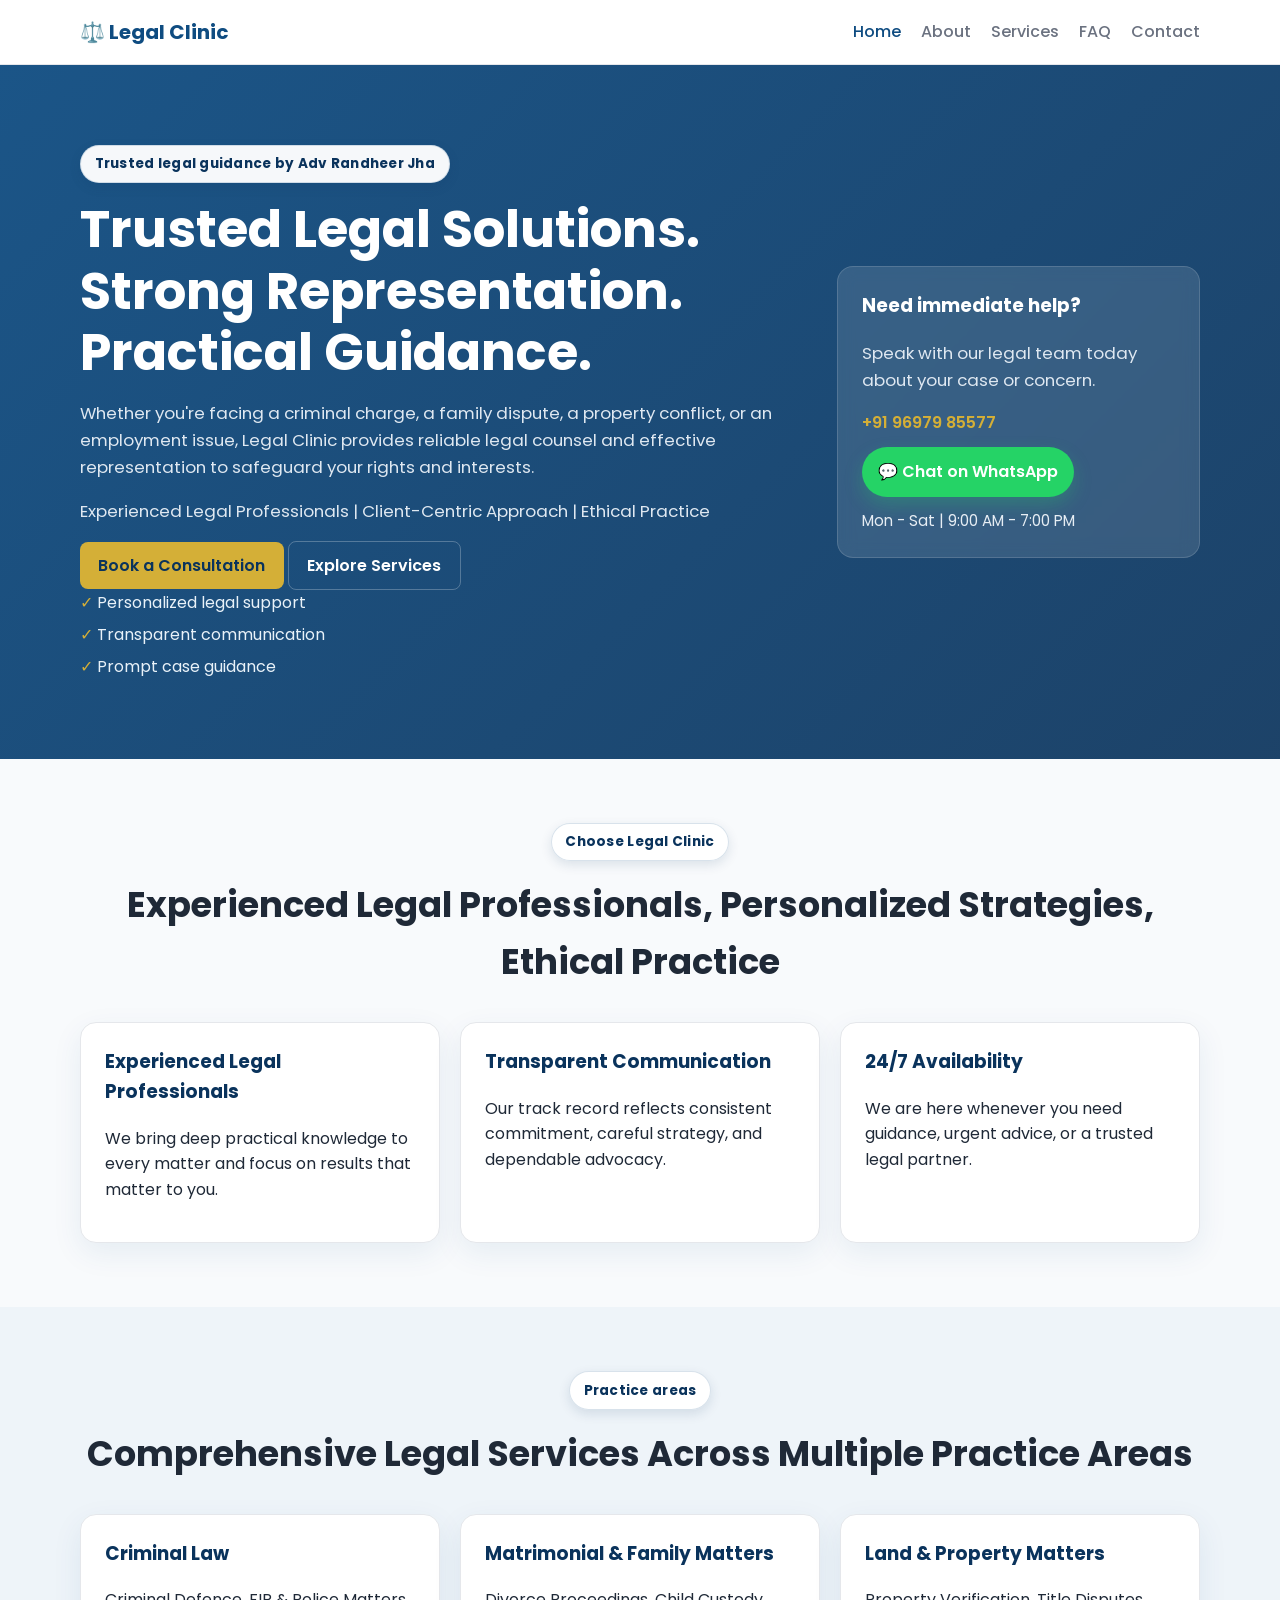
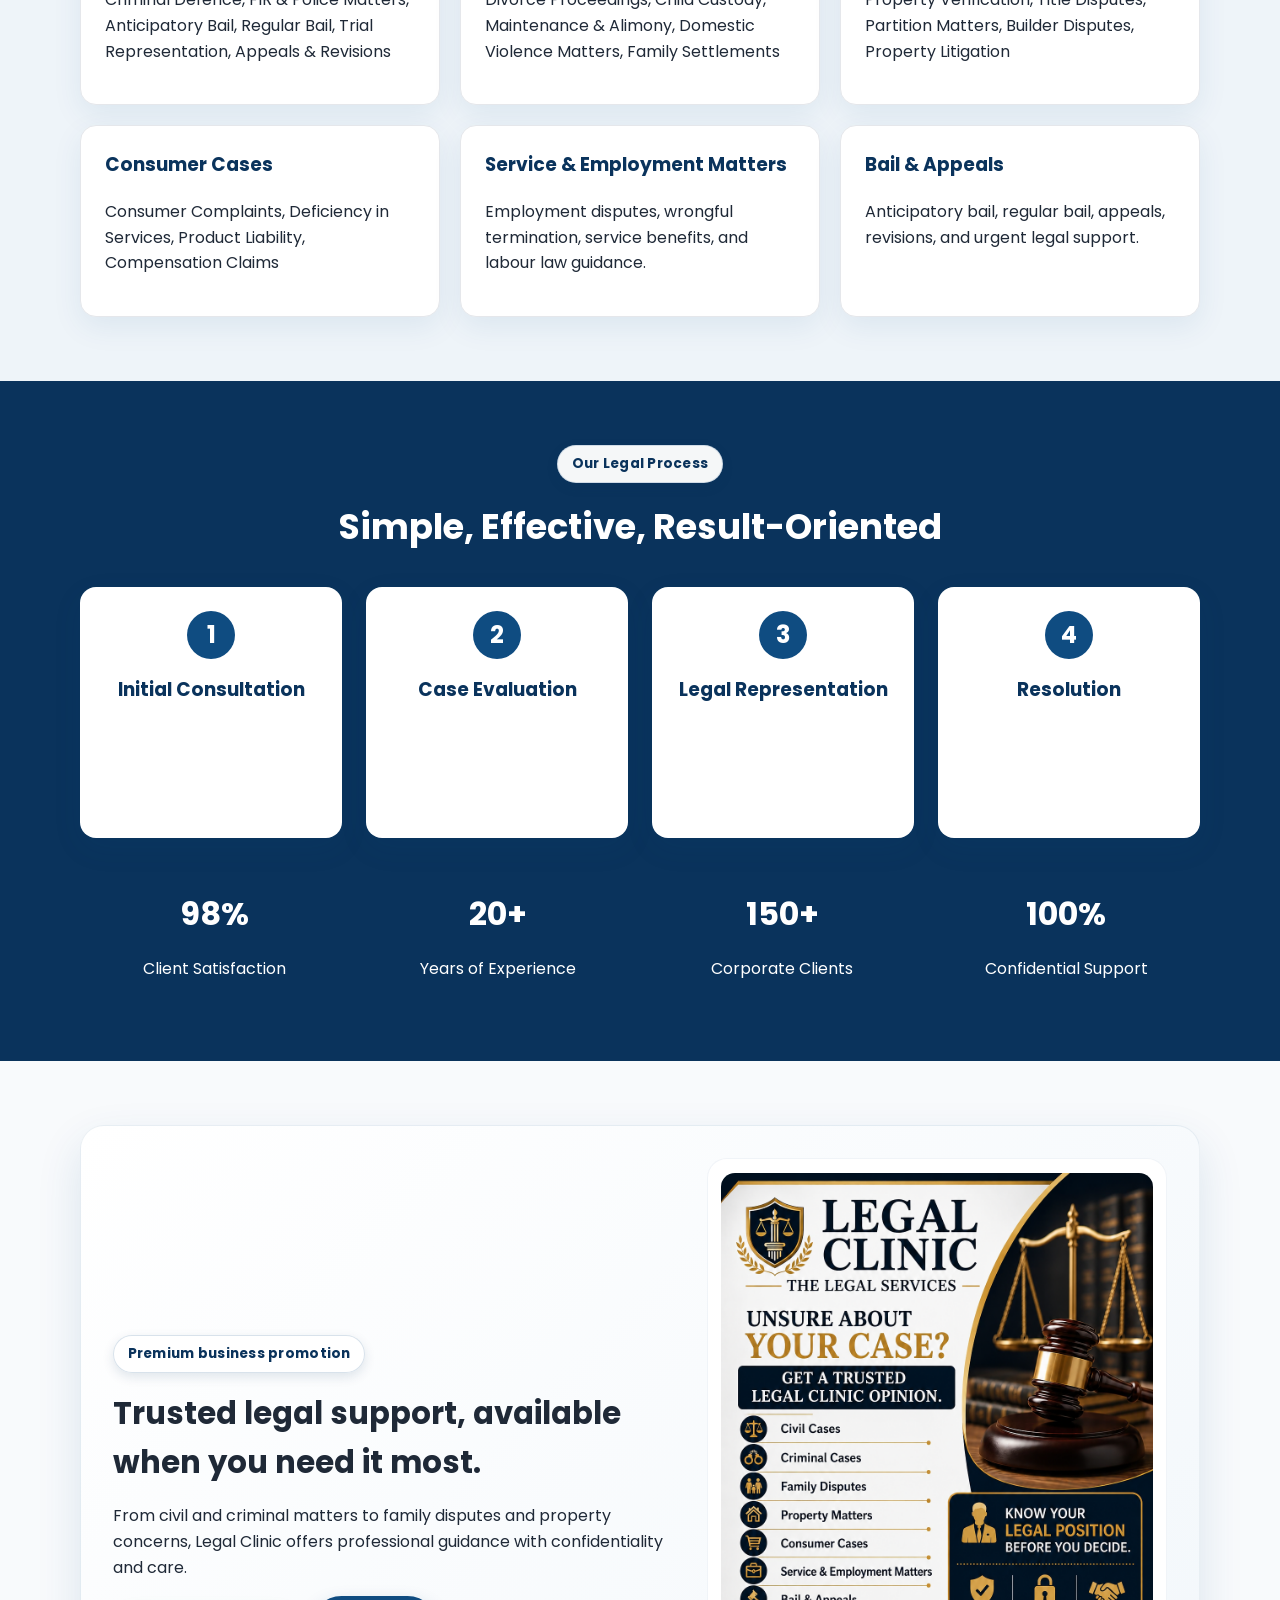
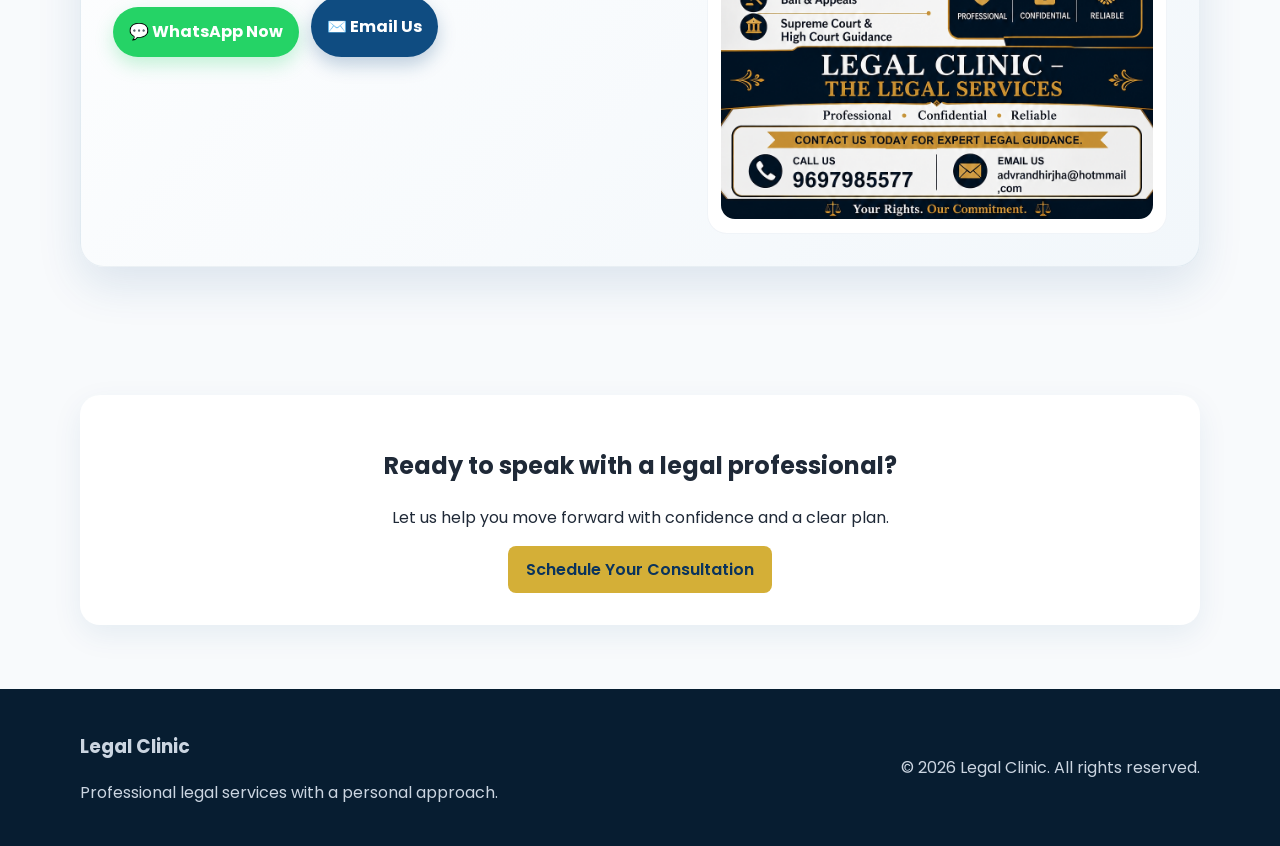
<file: index.html>
<!DOCTYPE html>
<html lang="en">
<head>
    <meta charset="UTF-8">
    <meta name="viewport" content="width=device-width, initial-scale=1.0">
    <meta name="description" content="Legal Clinic provides trusted legal guidance for individuals and businesses.">
    <title>Legal Clinic | Trusted Legal Services</title>
    <link rel="stylesheet" href="css/style.css">
    <link href="https://fonts.googleapis.com/css2?family=Poppins:wght@300;400;500;600;700&display=swap" rel="stylesheet">
</head>
<body>
    <header class="site-header">
        <div class="container header-inner">
            <a href="index.html" class="logo">⚖️ Legal Clinic</a>
            <button class="mobile-nav-toggle" aria-label="Toggle navigation">
                <span></span>
                <span></span>
                <span></span>
            </button>
            <nav class="nav-links">
                <a href="index.html" class="active">Home</a>
                <a href="about.html">About</a>
                <a href="services.html">Services</a>
                <a href="faq.html">FAQ</a>
                <a href="contact.html">Contact</a>
            </nav>
        </div>
    </header>

    <main>
        <section class="hero">
            <div class="container hero-grid">
                <div class="hero-content">
                    <span class="badge">Trusted legal guidance by Adv Randheer Jha</span>
                    <h1>Trusted Legal Solutions. Strong Representation. Practical Guidance.</h1>
                    <p>Whether you're facing a criminal charge, a family dispute, a property conflict, or an employment issue, Legal Clinic provides reliable legal counsel and effective representation to safeguard your rights and interests.</p>
                    <p class="subheading">Experienced Legal Professionals | Client-Centric Approach | Ethical Practice</p>
                    <div class="hero-actions">
                        <a href="contact.html" class="btn btn-primary">Book a Consultation</a>
                        <a href="services.html" class="btn btn-secondary">Explore Services</a>
                    </div>
                    <ul class="hero-points">
                        <li>Personalized legal support</li>
                        <li>Transparent communication</li>
                        <li>Prompt case guidance</li>
                    </ul>
                </div>

                <div class="hero-card">
                    <h3>Need immediate help?</h3>
                    <p>Speak with our legal team today about your case or concern.</p>
                    <a href="tel:+919697985577">+91 96979 85577</a>
                    <a href="https://wa.me/919697985577?text=Hello%20Legal%20Clinic%2C%20I%20would%20like%20to%20discuss%20my%20legal%20matter." class="whatsapp-btn" target="_blank" rel="noopener noreferrer">💬 Chat on WhatsApp</a>
                    <div class="availability">Mon - Sat | 9:00 AM - 7:00 PM</div>
                </div>
            </div>
        </section>

        <section class="section">
            <div class="container">
                <div class="section-heading">
                    <span class="badge">Choose Legal Clinic</span>
                    <h2>Experienced Legal Professionals, Personalized Strategies, Ethical Practice</h2>
                </div>
                <div class="cards">
                    <div class="card">
                        <h3>Experienced Legal Professionals</h3>
                        <p>We bring deep practical knowledge to every matter and focus on results that matter to you.</p>
                    </div>
                    <div class="card">
                        <h3>Transparent Communication</h3>
                        <p>Our track record reflects consistent commitment, careful strategy, and dependable advocacy.</p>
                    </div>
                    <div class="card">
                        <h3>24/7 Availability</h3>
                        <p>We are here whenever you need guidance, urgent advice, or a trusted legal partner.</p>
                    </div>
                </div>
            </div>
        </section>

        <section class="section alt-section">
            <div class="container">
                <div class="section-heading">
                    <span class="badge">Practice areas</span>
                    <h2>Comprehensive Legal Services Across Multiple Practice Areas</h2>
                </div>
                <div class="cards">
                    <div class="card">
                        <h3>Criminal Law</h3>
                        <p>Criminal Defence, FIR & Police Matters, Anticipatory Bail, Regular Bail, Trial Representation, Appeals & Revisions</p>
                    </div>
                    <div class="card">
                        <h3>Matrimonial & Family Matters</h3>
                        <p>Divorce Proceedings, Child Custody, Maintenance & Alimony, Domestic Violence Matters, Family Settlements</p>
                    </div>
                    <div class="card">
                        <h3>Land & Property Matters</h3>
                        <p>Property Verification, Title Disputes, Partition Matters, Builder Disputes, Property Litigation</p>
                    </div>
                    <div class="card">
                        <h3>Consumer Cases</h3>
                        <p>Consumer Complaints, Deficiency in Services, Product Liability, Compensation Claims</p>
                    </div>
                    <div class="card">
                        <h3>Service & Employment Matters</h3>
                        <p>Employment disputes, wrongful termination, service benefits, and labour law guidance.</p>
                    </div>
                    <div class="card">
                        <h3>Bail & Appeals</h3>
                        <p>Anticipatory bail, regular bail, appeals, revisions, and urgent legal support.</p>
                    </div>
                </div>
            </div>
        </section>

        <section class="section stats-section">
            <div class="container">
                <div class="section-heading">
                    <span class="badge">Our Legal Process</span>
                    <h2>Simple, Effective, Result-Oriented</h2>
                </div>
                <div class="process-grid">
                    <div class="process-step">
                        <div class="step-number">1</div>
                        <h3>Initial Consultation</h3>
                        <p>Understand your legal issue and discuss available options.</p>
                    </div>
                    <div class="process-step">
                        <div class="step-number">2</div>
                        <h3>Case Evaluation</h3>
                        <p>Review documents and develop an effective legal strategy.</p>
                    </div>
                    <div class="process-step">
                        <div class="step-number">3</div>
                        <h3>Legal Representation</h3>
                        <p>Professional representation before appropriate legal forums.</p>
                    </div>
                    <div class="process-step">
                        <div class="step-number">4</div>
                        <h3>Resolution</h3>
                        <p>Work towards achieving the most favorable legal outcome.</p>
                    </div>
                </div>
                <div class="stats-grid" style="margin-top: 1.5rem;">
                    <div class="stat">
                        <h2>98%</h2>
                        <p>Client Satisfaction</p>
                    </div>
                    <div class="stat">
                        <h2>20+</h2>
                        <p>Years of Experience</p>
                    </div>
                    <div class="stat">
                        <h2>150+</h2>
                        <p>Corporate Clients</p>
                    </div>
                    <div class="stat">
                        <h2>100%</h2>
                        <p>Confidential Support</p>
                    </div>
                </div>
            </div>
        </section>

        <section class="section">
            <div class="container premium-flyer">
                <div class="premium-flyer-content">
                    <span class="badge">Premium business promotion</span>
                    <h2>Trusted legal support, available when you need it most.</h2>
                    <p>From civil and criminal matters to family disputes and property concerns, Legal Clinic offers professional guidance with confidentiality and care.</p>
                    <div class="flyer-actions">
                        <a href="https://wa.me/919697985577?text=Hello%20Legal%20Clinic%2C%20I%20would%20like%20to%20book%20a%20consultation." class="whatsapp-btn" target="_blank" rel="noopener noreferrer">💬 WhatsApp Now</a>
                        <a href="mailto:advrandhirjha@hotmail.com" class="email-btn">✉️ Email Us</a>
                    </div>
                </div>
                <div class="premium-flyer-visual">
                    <img src="Images/flyer.png" alt="Legal Clinic promotional flyer" loading="lazy">
                </div>
            </div>
        </section>

        <section class="section cta-section">
            <div class="container cta-box">
                <h2>Ready to speak with a legal professional?</h2>
                <p>Let us help you move forward with confidence and a clear plan.</p>
                <a href="contact.html" class="btn btn-primary">Schedule Your Consultation</a>
            </div>
        </section>
    </main>

    <footer class="site-footer">
        <div class="container footer-content">
            <div>
                <h3>Legal Clinic</h3>
                <p>Professional legal services with a personal approach.</p>
            </div>
            <p>© <span id="year"></span> Legal Clinic. All rights reserved.</p>
        </div>
    </footer>

    <script src="js/script.js"></script>
</body>
</html>
</file>
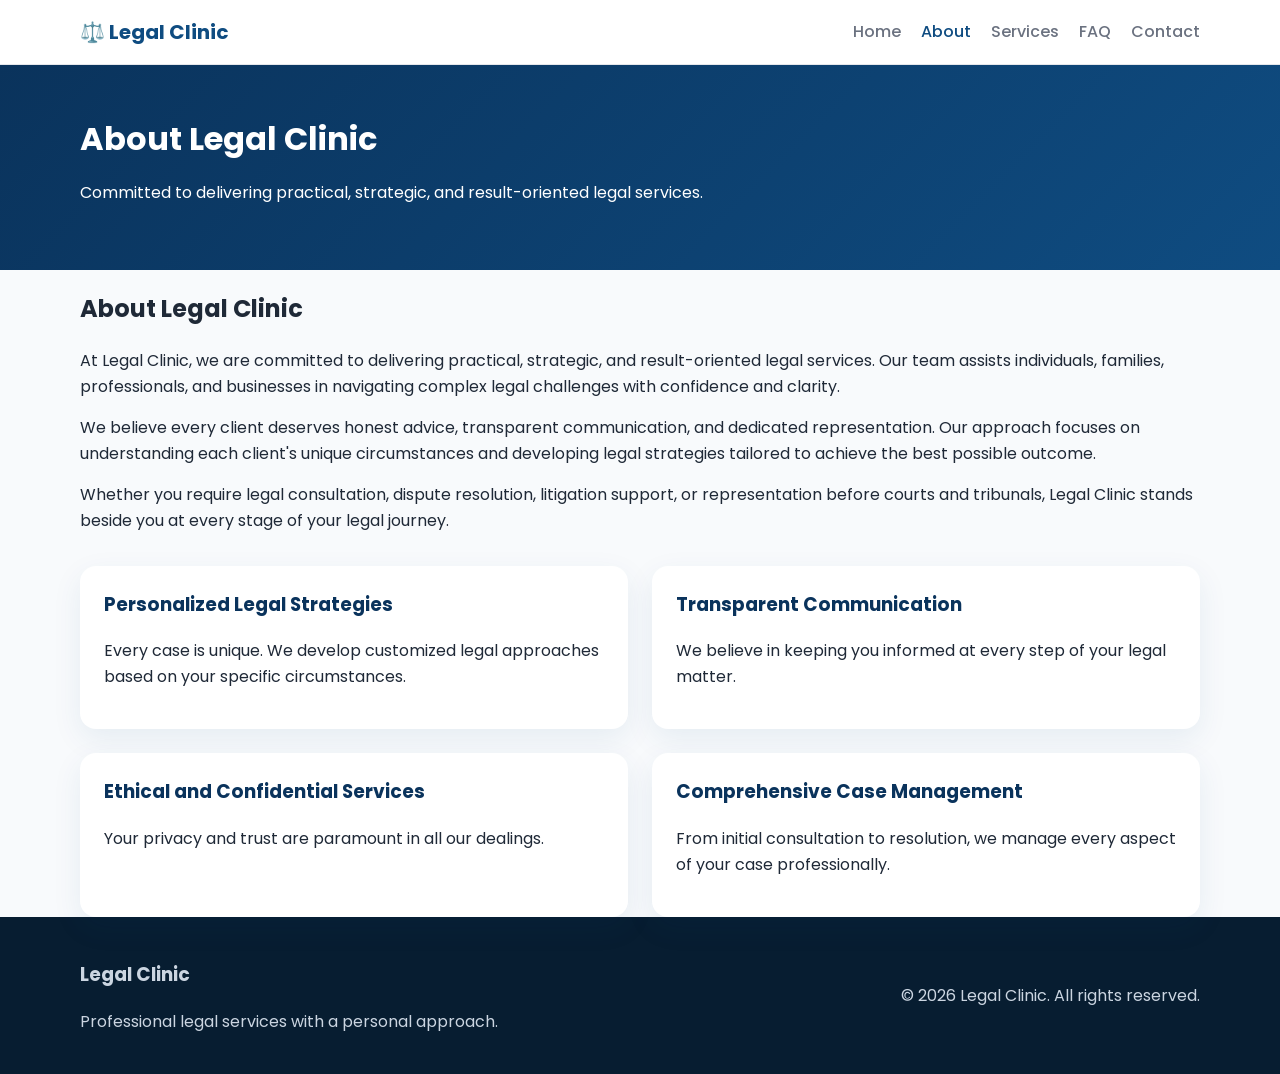
<file: about.html>
<!DOCTYPE html>
<html lang="en">
<head>
    <meta charset="UTF-8">
    <meta name="viewport" content="width=device-width, initial-scale=1.0">
    <title>About Legal Clinic</title>
    <link rel="stylesheet" href="css/style.css">
    <link href="https://fonts.googleapis.com/css2?family=Poppins:wght@300;400;500;600;700&display=swap" rel="stylesheet">
</head>
<body>
    <header class="site-header">
        <div class="container header-inner">
            <a href="index.html" class="logo">⚖️ Legal Clinic</a>
            <nav class="nav-links">
                <a href="index.html">Home</a>
                <a href="about.html" class="active">About</a>
                <a href="services.html">Services</a>
                <a href="faq.html">FAQ</a>
                <a href="contact.html">Contact</a>
            </nav>
        </div>
    </header>

    <section class="page-banner">
        <div class="container">
            <h1>About Legal Clinic</h1>
            <p>Committed to delivering practical, strategic, and result-oriented legal services.</p>
        </div>
    </section>

    <section class="page-content">
        <div class="container">
            <h2>About Legal Clinic</h2>
            <p>At Legal Clinic, we are committed to delivering practical, strategic, and result-oriented legal services. Our team assists individuals, families, professionals, and businesses in navigating complex legal challenges with confidence and clarity.</p>
            <p>We believe every client deserves honest advice, transparent communication, and dedicated representation. Our approach focuses on understanding each client's unique circumstances and developing legal strategies tailored to achieve the best possible outcome.</p>
            <p>Whether you require legal consultation, dispute resolution, litigation support, or representation before courts and tribunals, Legal Clinic stands beside you at every stage of your legal journey.</p>
            
            <div class="about-features">
                <div class="feature">
                    <h3>Personalized Legal Strategies</h3>
                    <p>Every case is unique. We develop customized legal approaches based on your specific circumstances.</p>
                </div>
                <div class="feature">
                    <h3>Transparent Communication</h3>
                    <p>We believe in keeping you informed at every step of your legal matter.</p>
                </div>
                <div class="feature">
                    <h3>Ethical and Confidential Services</h3>
                    <p>Your privacy and trust are paramount in all our dealings.</p>
                </div>
                <div class="feature">
                    <h3>Comprehensive Case Management</h3>
                    <p>From initial consultation to resolution, we manage every aspect of your case professionally.</p>
                </div>
            </div>
        </div>
    </section>

    <footer class="site-footer">
        <div class="container footer-content">
            <div>
                <h3>Legal Clinic</h3>
                <p>Professional legal services with a personal approach.</p>
            </div>
            <p>© <span id="year"></span> Legal Clinic. All rights reserved.</p>
        </div>
    </footer>

    <script src="js/script.js"></script>
</body>
</html>
</file>
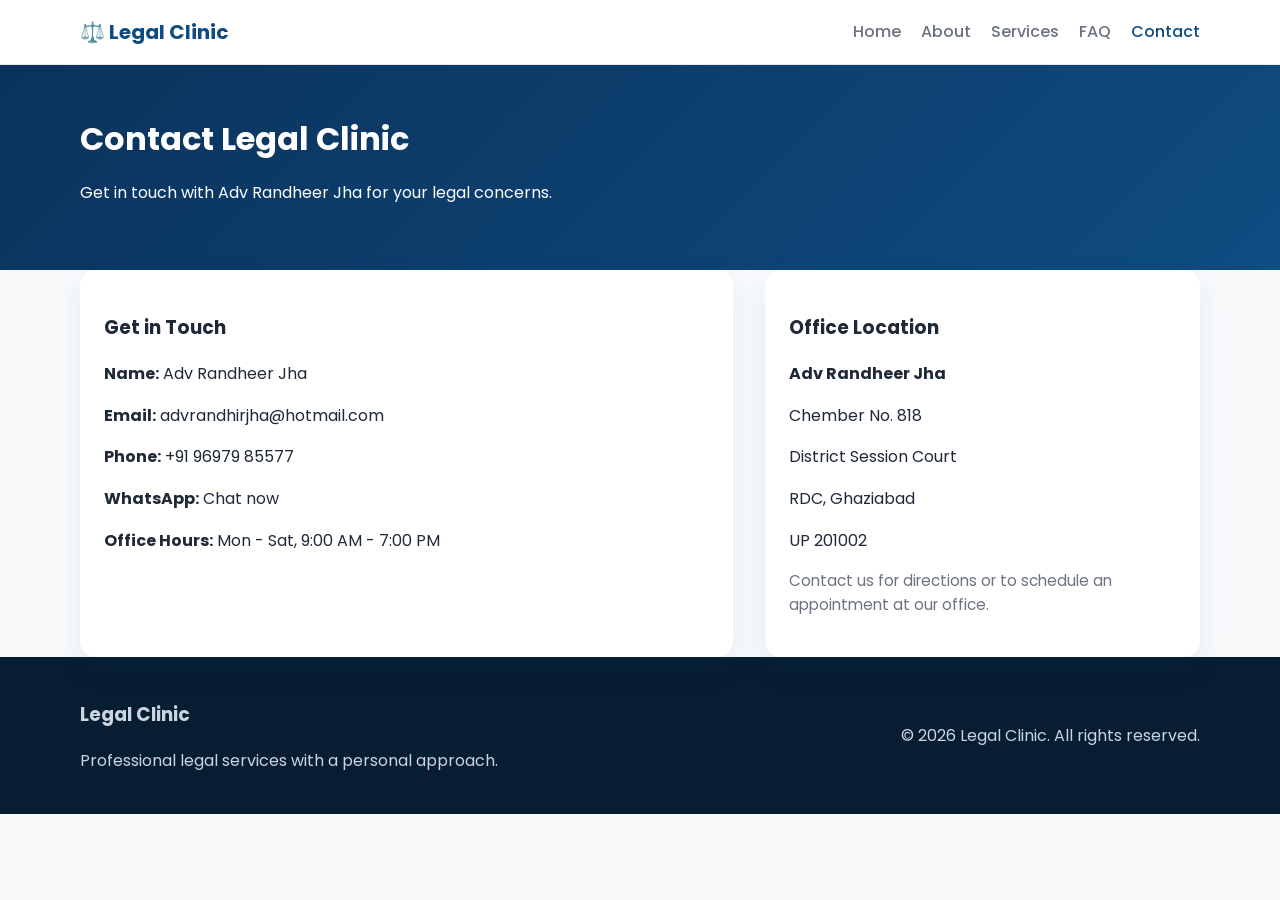
<file: contact.html>
<!DOCTYPE html>
<html lang="en">
<head>
    <meta charset="UTF-8">
    <meta name="viewport" content="width=device-width, initial-scale=1.0">
    <title>Contact Legal Clinic</title>
    <link rel="stylesheet" href="css/style.css">
    <link href="https://fonts.googleapis.com/css2?family=Poppins:wght@300;400;500;600;700&display=swap" rel="stylesheet">
</head>
<body>
    <header class="site-header">
        <div class="container header-inner">
            <a href="index.html" class="logo">⚖️ Legal Clinic</a>
            <nav class="nav-links">
                <a href="index.html">Home</a>
                <a href="about.html">About</a>
                <a href="services.html">Services</a>
                <a href="faq.html">FAQ</a>
                <a href="contact.html" class="active">Contact</a>
            </nav>
        </div>
    </header>

    <section class="page-banner">
        <div class="container">
            <h1>Contact Legal Clinic</h1>
            <p>Get in touch with Adv Randheer Jha for your legal concerns.</p>
        </div>
    </section>

    <section class="page-content">
        <div class="container grid-2">
            <div class="contact-card">
                <h3>Get in Touch</h3>
                <p><strong>Name:</strong> Adv Randheer Jha</p>
                <p><strong>Email:</strong> <a href="mailto:advrandhirjha@hotmail.com">advrandhirjha@hotmail.com</a></p>
                <p><strong>Phone:</strong> <a href="tel:+919697985577">+91 96979 85577</a></p>
                <p><strong>WhatsApp:</strong> <a href="https://wa.me/919697985577?text=Hello%20Adv%20Randheer%20Jha%2C%20I%20would%20like%20to%20discuss%20my%20legal%20matter." target="_blank" rel="noopener noreferrer">Chat now</a></p>
                <p><strong>Office Hours:</strong> Mon - Sat, 9:00 AM - 7:00 PM</p>
            </div>
            <div class="contact-card">
                <h3>Office Location</h3>
                <p><strong>Adv Randheer Jha</strong></p>
                <p>Chember No. 818</p>
                <p>District Session Court</p>
                <p>RDC, Ghaziabad</p>
                <p>UP 201002</p>
                <p style="margin-top: 1rem; font-size: 0.95rem; color: #6b7280;">Contact us for directions or to schedule an appointment at our office.</p>
            </div>
        </div>
    </section>

    <footer class="site-footer">
        <div class="container footer-content">
            <div>
                <h3>Legal Clinic</h3>
                <p>Professional legal services with a personal approach.</p>
            </div>
            <p>© <span id="year"></span> Legal Clinic. All rights reserved.</p>
        </div>
    </footer>

    <script src="js/script.js"></script>
</body>
</html>
</file>
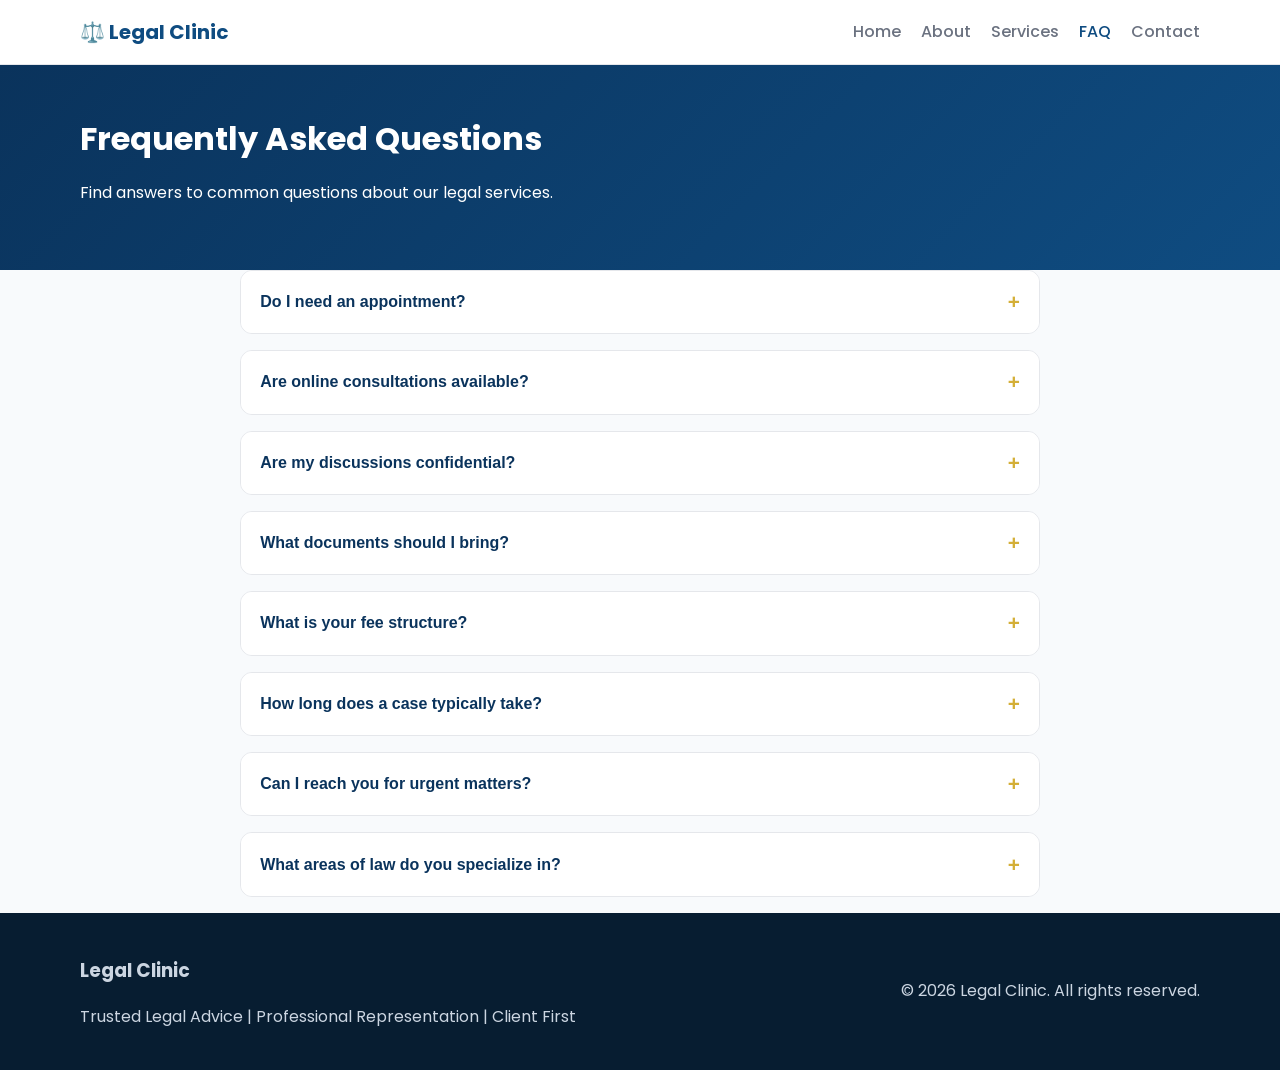
<file: faq.html>
<!DOCTYPE html>
<html lang="en">
<head>
    <meta charset="UTF-8">
    <meta name="viewport" content="width=device-width, initial-scale=1.0">
    <title>FAQ - Legal Clinic</title>
    <link rel="stylesheet" href="css/style.css">
    <link href="https://fonts.googleapis.com/css2?family=Poppins:wght@300;400;500;600;700&display=swap" rel="stylesheet">
</head>
<body>
    <header class="site-header">
        <div class="container header-inner">
            <a href="index.html" class="logo">⚖️ Legal Clinic</a>
            <nav class="nav-links">
                <a href="index.html">Home</a>
                <a href="about.html">About</a>
                <a href="services.html">Services</a>
                <a href="faq.html" class="active">FAQ</a>
                <a href="contact.html">Contact</a>
            </nav>
        </div>
    </header>

    <section class="page-banner">
        <div class="container">
            <h1>Frequently Asked Questions</h1>
            <p>Find answers to common questions about our legal services.</p>
        </div>
    </section>

    <section class="page-content">
        <div class="container">
            <div class="faq-container">
                <div class="faq-item">
                    <button class="faq-question">
                        <span>Do I need an appointment?</span>
                        <span class="faq-icon">+</span>
                    </button>
                    <div class="faq-answer">
                        <p>Appointments are recommended to ensure dedicated consultation time. While we try to accommodate walk-ins, scheduling in advance guarantees that you will receive undivided attention from our legal professionals.</p>
                    </div>
                </div>

                <div class="faq-item">
                    <button class="faq-question">
                        <span>Are online consultations available?</span>
                        <span class="faq-icon">+</span>
                    </button>
                    <div class="faq-answer">
                        <p>Yes. We offer both online and in-person consultations to suit your convenience. Whether you prefer to meet at our office or discuss your matter via video call, we are flexible with our consultation methods.</p>
                    </div>
                </div>

                <div class="faq-item">
                    <button class="faq-question">
                        <span>Are my discussions confidential?</span>
                        <span class="faq-icon">+</span>
                    </button>
                    <div class="faq-answer">
                        <p>Absolutely. All consultations remain strictly confidential under attorney-client privilege. Your privacy and trust are of paramount importance to us, and we maintain the highest standards of confidentiality in all matters.</p>
                    </div>
                </div>

                <div class="faq-item">
                    <button class="faq-question">
                        <span>What documents should I bring?</span>
                        <span class="faq-icon">+</span>
                    </button>
                    <div class="faq-answer">
                        <p>Bring all documents relevant to your legal matter for a comprehensive evaluation. This may include contracts, correspondence, court documents, photographs, or any other evidence that pertains to your case. The more information you provide, the better we can assess your situation.</p>
                    </div>
                </div>

                <div class="faq-item">
                    <button class="faq-question">
                        <span>What is your fee structure?</span>
                        <span class="faq-icon">+</span>
                    </button>
                    <div class="faq-answer">
                        <p>Our fees vary depending on the complexity and nature of your legal matter. We offer transparent pricing and will discuss all costs with you upfront before proceeding. We strive to provide quality legal services at competitive rates.</p>
                    </div>
                </div>

                <div class="faq-item">
                    <button class="faq-question">
                        <span>How long does a case typically take?</span>
                        <span class="faq-icon">+</span>
                    </button>
                    <div class="faq-answer">
                        <p>The duration of a case depends on its complexity, the court's schedule, and the nature of the legal matter. During your initial consultation, we can provide a preliminary estimate based on similar cases and the specifics of your situation.</p>
                    </div>
                </div>

                <div class="faq-item">
                    <button class="faq-question">
                        <span>Can I reach you for urgent matters?</span>
                        <span class="faq-icon">+</span>
                    </button>
                    <div class="faq-answer">
                        <p>Yes. For urgent legal matters, you can contact us via WhatsApp at +91 96979 85577 or call us directly. We prioritize urgent cases and will respond to your emergency as quickly as possible.</p>
                    </div>
                </div>

                <div class="faq-item">
                    <button class="faq-question">
                        <span>What areas of law do you specialize in?</span>
                        <span class="faq-icon">+</span>
                    </button>
                    <div class="faq-answer">
                        <p>We specialize in Criminal Law, Matrimonial and Family Matters, Land and Property Disputes, Consumer Cases, Service and Employment Matters, Bail and Appeals, and representation before High Courts and the Supreme Court. Visit our Services page for detailed information.</p>
                    </div>
                </div>
            </div>
        </div>
    </section>

    <footer class="site-footer">
        <div class="container footer-content">
            <div>
                <h3>Legal Clinic</h3>
                <p>Trusted Legal Advice | Professional Representation | Client First</p>
            </div>
            <p>© <span id="year"></span> Legal Clinic. All rights reserved.</p>
        </div>
    </footer>

    <script src="js/script.js"></script>
    <script>
        document.querySelectorAll('.faq-question').forEach(button => {
            button.addEventListener('click', () => {
                const item = button.parentElement;
                const answer = item.querySelector('.faq-answer');
                const icon = button.querySelector('.faq-icon');
                
                item.classList.toggle('active');
                
                if (item.classList.contains('active')) {
                    answer.style.maxHeight = answer.scrollHeight + 'px';
                    icon.textContent = '-';
                } else {
                    answer.style.maxHeight = '0';
                    icon.textContent = '+';
                }
            });
        });
    </script>
</body>
</html>
</file>
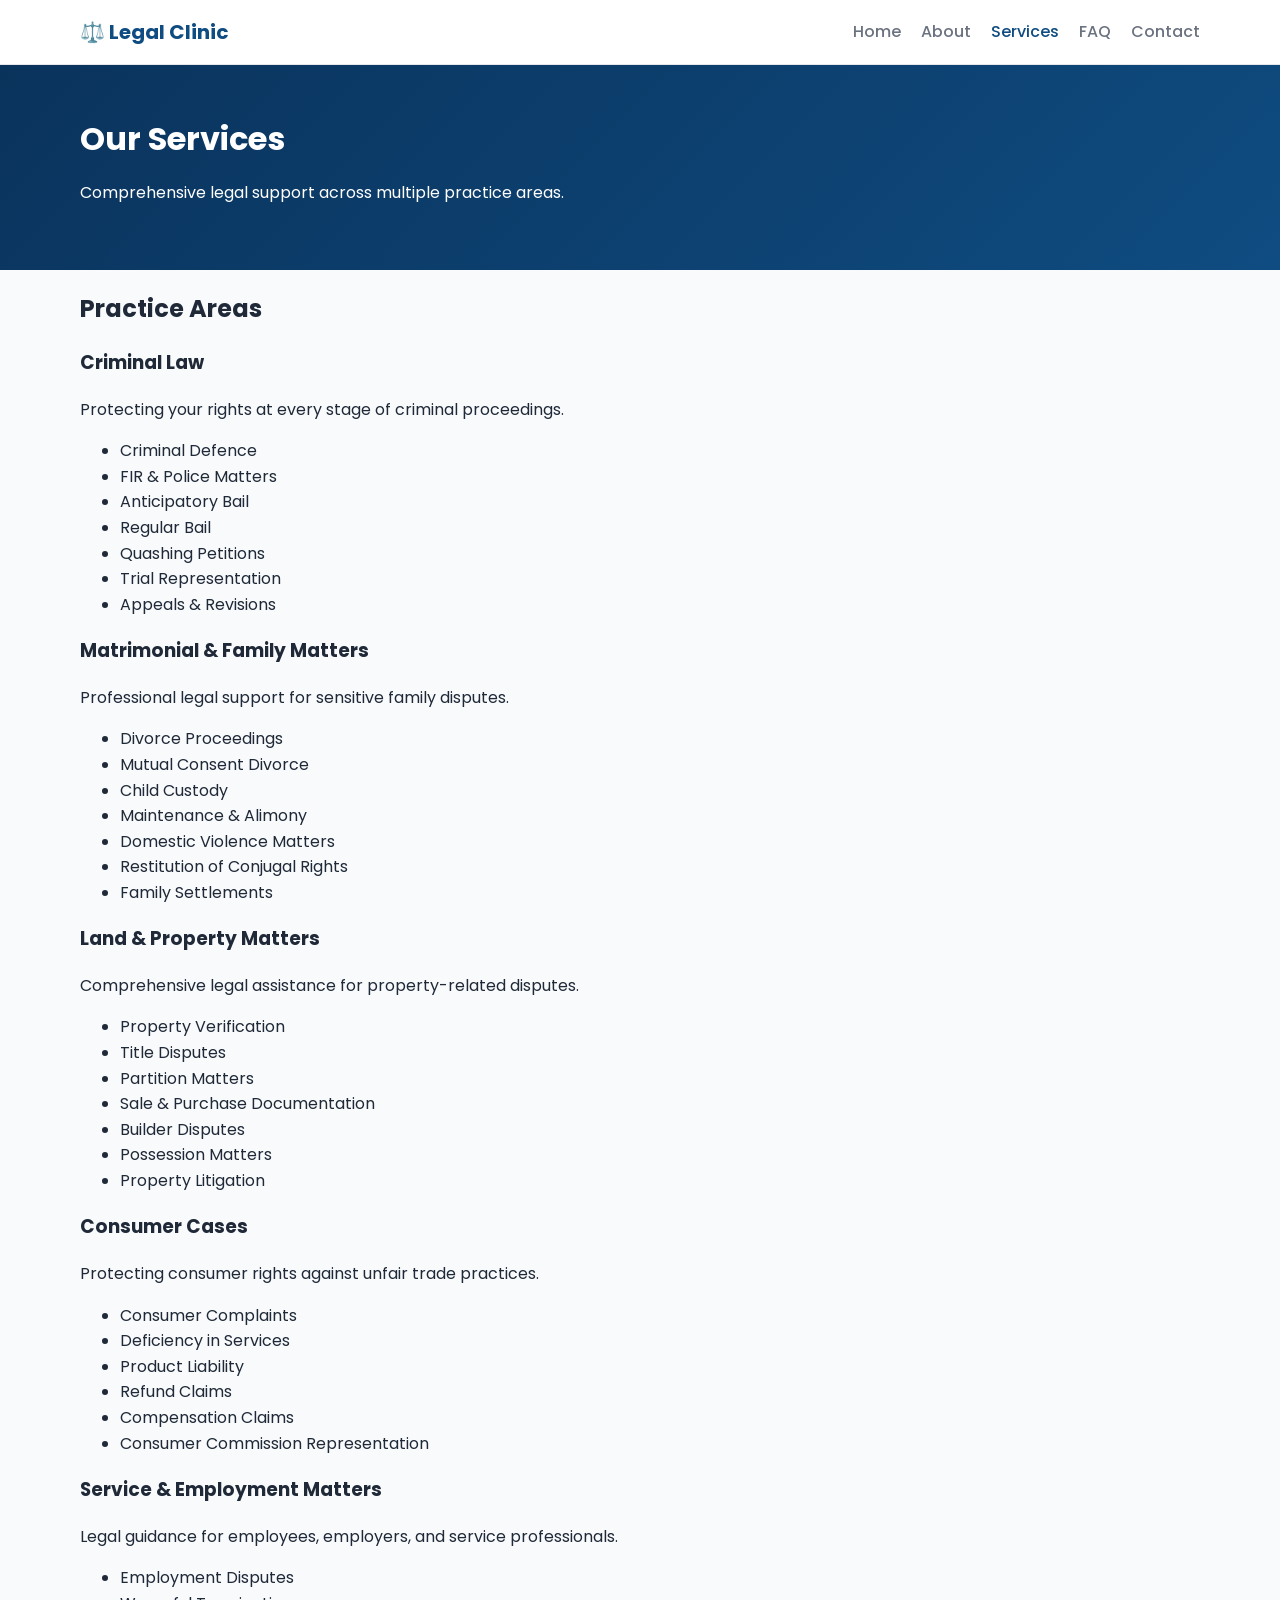
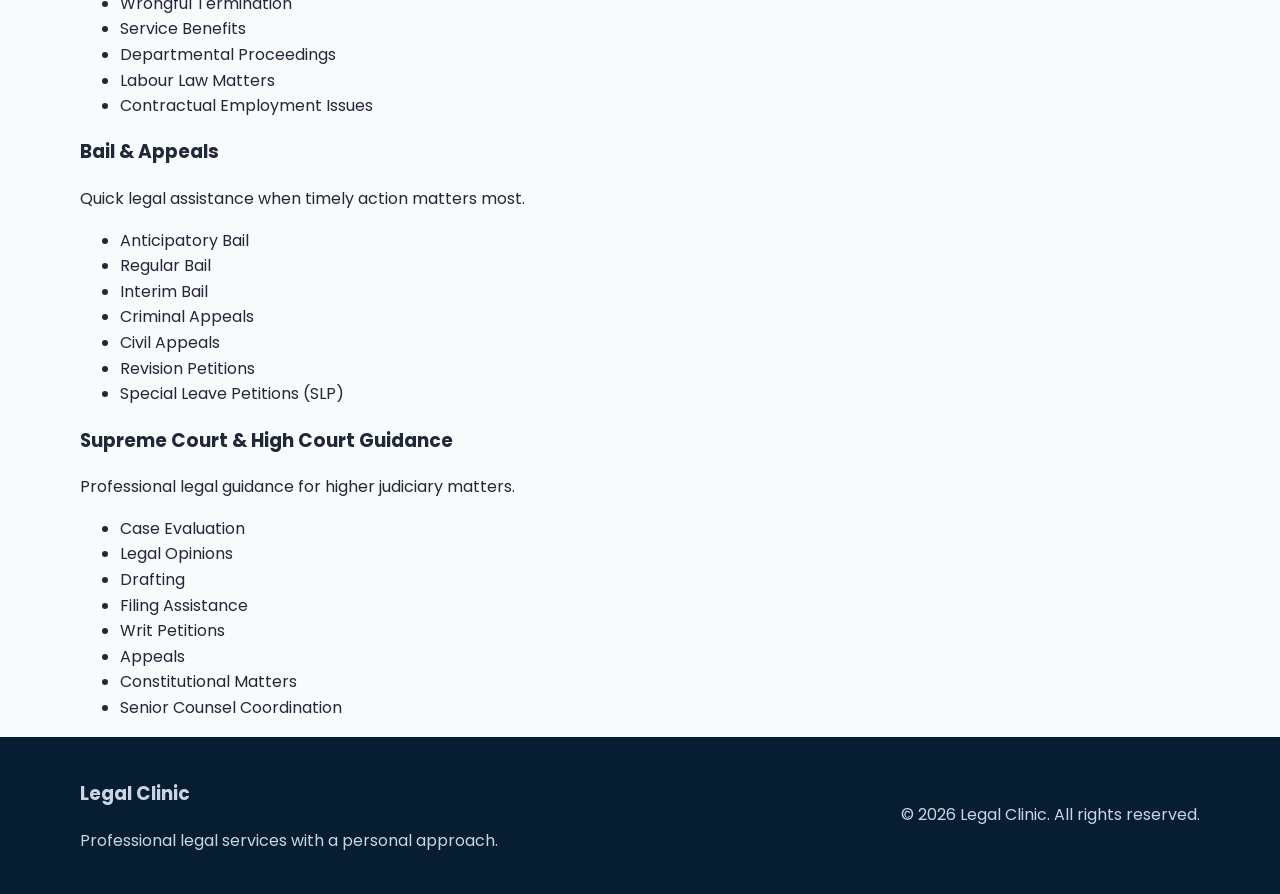
<file: services.html>
<!DOCTYPE html>
<html lang="en">
<head>
    <meta charset="UTF-8">
    <meta name="viewport" content="width=device-width, initial-scale=1.0">
    <title>Legal Clinic Services</title>
    <link rel="stylesheet" href="css/style.css">
    <link href="https://fonts.googleapis.com/css2?family=Poppins:wght@300;400;500;600;700&display=swap" rel="stylesheet">
</head>
<body>
    <header class="site-header">
        <div class="container header-inner">
            <a href="index.html" class="logo">⚖️ Legal Clinic</a>
            <nav class="nav-links">
                <a href="index.html">Home</a>
                <a href="about.html">About</a>
                <a href="services.html" class="active">Services</a>
                <a href="faq.html">FAQ</a>
                <a href="contact.html">Contact</a>
            </nav>
        </div>
    </header>

    <section class="page-banner">
        <div class="container">
            <h1>Our Services</h1>
            <p>Comprehensive legal support across multiple practice areas.</p>
        </div>
    </section>

    <section class="page-content">
        <div class="container">
            <h2>Practice Areas</h2>
            
            <div class="service-section">
                <h3>Criminal Law</h3>
                <p>Protecting your rights at every stage of criminal proceedings.</p>
                <ul>
                    <li>Criminal Defence</li>
                    <li>FIR & Police Matters</li>
                    <li>Anticipatory Bail</li>
                    <li>Regular Bail</li>
                    <li>Quashing Petitions</li>
                    <li>Trial Representation</li>
                    <li>Appeals & Revisions</li>
                </ul>
            </div>

            <div class="service-section">
                <h3>Matrimonial & Family Matters</h3>
                <p>Professional legal support for sensitive family disputes.</p>
                <ul>
                    <li>Divorce Proceedings</li>
                    <li>Mutual Consent Divorce</li>
                    <li>Child Custody</li>
                    <li>Maintenance & Alimony</li>
                    <li>Domestic Violence Matters</li>
                    <li>Restitution of Conjugal Rights</li>
                    <li>Family Settlements</li>
                </ul>
            </div>

            <div class="service-section">
                <h3>Land & Property Matters</h3>
                <p>Comprehensive legal assistance for property-related disputes.</p>
                <ul>
                    <li>Property Verification</li>
                    <li>Title Disputes</li>
                    <li>Partition Matters</li>
                    <li>Sale & Purchase Documentation</li>
                    <li>Builder Disputes</li>
                    <li>Possession Matters</li>
                    <li>Property Litigation</li>
                </ul>
            </div>

            <div class="service-section">
                <h3>Consumer Cases</h3>
                <p>Protecting consumer rights against unfair trade practices.</p>
                <ul>
                    <li>Consumer Complaints</li>
                    <li>Deficiency in Services</li>
                    <li>Product Liability</li>
                    <li>Refund Claims</li>
                    <li>Compensation Claims</li>
                    <li>Consumer Commission Representation</li>
                </ul>
            </div>

            <div class="service-section">
                <h3>Service & Employment Matters</h3>
                <p>Legal guidance for employees, employers, and service professionals.</p>
                <ul>
                    <li>Employment Disputes</li>
                    <li>Wrongful Termination</li>
                    <li>Service Benefits</li>
                    <li>Departmental Proceedings</li>
                    <li>Labour Law Matters</li>
                    <li>Contractual Employment Issues</li>
                </ul>
            </div>

            <div class="service-section">
                <h3>Bail & Appeals</h3>
                <p>Quick legal assistance when timely action matters most.</p>
                <ul>
                    <li>Anticipatory Bail</li>
                    <li>Regular Bail</li>
                    <li>Interim Bail</li>
                    <li>Criminal Appeals</li>
                    <li>Civil Appeals</li>
                    <li>Revision Petitions</li>
                    <li>Special Leave Petitions (SLP)</li>
                </ul>
            </div>

            <div class="service-section">
                <h3>Supreme Court & High Court Guidance</h3>
                <p>Professional legal guidance for higher judiciary matters.</p>
                <ul>
                    <li>Case Evaluation</li>
                    <li>Legal Opinions</li>
                    <li>Drafting</li>
                    <li>Filing Assistance</li>
                    <li>Writ Petitions</li>
                    <li>Appeals</li>
                    <li>Constitutional Matters</li>
                    <li>Senior Counsel Coordination</li>
                </ul>
            </div>
        </div>
    </section>

    <footer class="site-footer">
        <div class="container footer-content">
            <div>
                <h3>Legal Clinic</h3>
                <p>Professional legal services with a personal approach.</p>
            </div>
            <p>© <span id="year"></span> Legal Clinic. All rights reserved.</p>
        </div>
    </footer>

    <script src="js/script.js"></script>
</body>
</html>
</file>
<file: css/style.css>
:root {
    --primary: #0f4c81;
    --primary-dark: #0a335c;
    --accent: #d4af37;
    --text: #1f2937;
    --muted: #6b7280;
    --bg: #f8fafc;
    --white: #ffffff;
    --border: #e5e7eb;
}

* { box-sizing: border-box; }
body {
    margin: 0;
    font-family: 'Poppins', sans-serif;
    color: var(--text);
    background: var(--bg);
    line-height: 1.6;
    -webkit-text-size-adjust: 100%;
    text-size-adjust: 100%;
}
a { text-decoration: none; color: inherit; }
img { max-width: 100%; }
.container {
    width: min(1120px, calc(100% - 2rem));
    margin: 0 auto;
}
.site-header {
    background: var(--white);
    border-bottom: 1px solid var(--border);
    position: sticky;
    top: 0;
    z-index: 10;
}
.header-inner {
    display: flex;
    justify-content: space-between;
    align-items: center;
    padding: 1rem 0;
    position: relative;
}
.mobile-nav-toggle {
    display: none;
    flex-direction: column;
    gap: 0.25rem;
    background: transparent;
    border: none;
    padding: 0.25rem;
    cursor: pointer;
}
.mobile-nav-toggle span {
    display: block;
    width: 1.35rem;
    height: 2px;
    background: var(--primary);
    border-radius: 999px;
}
.logo {
    font-size: 1.25rem;
    font-weight: 700;
    color: var(--primary);
}
.nav-links {
    display: flex;
    gap: 1.25rem;
    color: var(--muted);
    font-weight: 500;
}
.nav-links a.active,
.nav-links a:hover {
    color: var(--primary);
}
.hero {
    background: linear-gradient(135deg, rgba(15,76,129,0.95), rgba(10,51,92,0.92));
    color: var(--white);
    padding: 5rem 0;
}
.hero-grid {
    display: grid;
    grid-template-columns: 2fr 1fr;
    gap: 2rem;
    align-items: center;
}
.badge {
    display: inline-block;
    padding: 0.45rem 0.85rem;
    border-radius: 999px;
    background: rgba(255,255,255,0.96);
    color: var(--primary-dark);
    font-size: 0.85rem;
    margin-bottom: 1rem;
    font-weight: 700;
    letter-spacing: 0.02em;
    border: 1px solid rgba(15,76,129,0.16);
    box-shadow: 0 4px 12px rgba(10,51,92,0.12);
}
.hero h1 {
    font-size: clamp(2rem, 4vw, 3.2rem);
    line-height: 1.2;
    margin: 0 0 1rem;
}
.hero p { font-size: 1.05rem; color: #dfe8f1; }
.subheading { font-size: 1rem; color: #e7eef4; margin-top: 0.5rem; }\n
.hero-actions { display: flex; flex-wrap: wrap; gap: 1rem; margin: 1.5rem 0; }
.btn {
    display: inline-block;
    padding: 0.85rem 1.15rem;
    border-radius: 8px;
    font-weight: 600;
    transition: transform 0.2s ease, box-shadow 0.2s ease;
    min-height: 44px;
    line-height: 1.2;
}
.btn:hover { transform: translateY(-2px); }
.btn-primary { background: var(--accent); color: var(--primary-dark); }
.btn-secondary { border: 1px solid rgba(255,255,255,0.25); color: var(--white); }
.hero-points { list-style: none; padding: 0; margin: 0; display: grid; gap: 0.4rem; color: #e9f2f9; }
.hero-points li::before { content: '✓ '; color: var(--accent); }
.hero-card {
    background: rgba(255,255,255,0.12);
    padding: 1.5rem;
    border: 1px solid rgba(255,255,255,0.14);
    border-radius: 16px;
    backdrop-filter: blur(8px);
}
.hero-card h3 { margin-top: 0; }
.hero-card a { color: var(--accent); font-weight: 600; }
.whatsapp-btn {
    display: inline-flex;
    align-items: center;
    gap: 0.45rem;
    margin-top: 0.7rem;
    padding: 0.75rem 1rem;
    border-radius: 999px;
    background: #25d366;
    color: #ffffff !important;
    font-weight: 700;
    width: fit-content;
    box-shadow: 0 8px 18px rgba(37,211,102,0.25);
}
.email-btn {
    display: inline-flex;
    align-items: center;
    gap: 0.45rem;
    padding: 0.75rem 1rem;
    border-radius: 999px;
    background: var(--primary);
    color: #ffffff !important;
    font-weight: 700;
    width: fit-content;
    box-shadow: 0 8px 18px rgba(15,76,129,0.25);
}
.availability { margin-top: 0.75rem; color: #e7eef4; font-size: 0.95rem; }
.section { padding: 4rem 0; }
.alt-section { background: #eef4f9; }
.section-heading { text-align: center; margin-bottom: 2rem; }
.section-heading h2 { font-size: clamp(1.6rem, 3vw, 2.2rem); margin: 0; }
.cards {
    display: grid;
    grid-template-columns: repeat(3, minmax(0, 1fr));
    gap: 1.25rem;
}
.card {
    background: var(--white);
    padding: 1.5rem;
    border-radius: 16px;
    box-shadow: 0 10px 30px rgba(15,76,129,0.08);
    border: 1px solid var(--border);
}
.card h3 { margin-top: 0; color: var(--primary-dark); }
.stats-section { background: var(--primary-dark); color: var(--white); }
.stats-grid { display: grid; grid-template-columns: repeat(4, minmax(0, 1fr)); gap: 1rem; }
.stat { text-align: center; }
.stat h2 { font-size: 2rem; margin-bottom: 0.3rem; }
.cta-box {
    text-align: center;
    background: var(--white);
    padding: 2rem;
    border-radius: 20px;
    box-shadow: 0 10px 30px rgba(15,76,129,0.08);
}
.premium-flyer {
    display: grid;
    grid-template-columns: 1.1fr 0.9fr;
    gap: 2rem;
    align-items: center;
    background: linear-gradient(135deg, #ffffff, #f2f7fb);
    padding: 2rem;
    border-radius: 24px;
    box-shadow: 0 18px 45px rgba(15,76,129,0.12);
    border: 1px solid rgba(15,76,129,0.08);
}
.premium-flyer-content h2 {
    font-size: clamp(1.5rem, 2.4vw, 2.1rem);
    margin: 0 0 0.8rem;
}
.premium-flyer-visual {
    background: var(--white);
    padding: 0.9rem;
    border-radius: 20px;
    box-shadow: inset 0 0 0 1px rgba(15,76,129,0.06);
}
.premium-flyer-visual img {
    width: 100%;
    border-radius: 14px;
    display: block;
}
.flyer-actions {
    display: flex;
    flex-wrap: wrap;
    gap: 0.75rem;
    margin-top: 1rem;
}
.site-footer { background: #071d31; color: #cbd5e1; padding: 1.5rem 0; }
.footer-content { display: flex; justify-content: space-between; align-items: center; gap: 1rem; }
.page-banner {
    background: linear-gradient(135deg, var(--primary-dark), var(--primary));
    color: var(--white);
    padding: 3rem 0;
}
.page-banner h1 { margin: 0 0 0.5rem; font-size: 2rem; }
.process-grid { display: grid; grid-template-columns: repeat(4, 1fr); gap: 1.5rem; margin-top: 2rem; }
.process-step { background: var(--white); padding: 1.5rem; border-radius: 16px; box-shadow: 0 10px 30px rgba(15,76,129,0.08); text-align: center; }
.step-number { display: inline-flex; align-items: center; justify-content: center; width: 3rem; height: 3rem; background: var(--primary); color: var(--white); border-radius: 50%; font-size: 1.5rem; font-weight: 700; margin-bottom: 1rem; }
.process-step h3 { color: var(--primary-dark); margin: 0 0 0.5rem; }
.faq-container { max-width: 800px; margin: 0 auto; }
.faq-item { margin-bottom: 1rem; border: 1px solid var(--border); border-radius: 12px; overflow: hidden; }
.faq-question { width: 100%; padding: 1.2rem; background: var(--white); border: none; text-align: left; cursor: pointer; display: flex; justify-content: space-between; align-items: center; font-size: 1rem; font-weight: 600; color: var(--primary-dark); transition: background 0.2s; }
.faq-question:hover { background: var(--bg); }
.faq-icon { font-size: 1.3rem; color: var(--accent); }
.faq-answer { max-height: 0; overflow: hidden; transition: max-height 0.3s ease; background: var(--bg); }
.faq-answer p { padding: 1rem 1.2rem; margin: 0; color: var(--text); }\n
.page-content { padding: 3rem 0; }
.grid-2 { display: grid; grid-template-columns: 1.2fr 0.8fr; gap: 2rem; }
.contact-card { background: var(--white); padding: 1.5rem; border-radius: 16px; box-shadow: 0 10px 30px rgba(15,76,129,0.08); }
.info-list { padding-left: 1rem; }
.about-features { display: grid; grid-template-columns: repeat(2, 1fr); gap: 1.5rem; margin-top: 2rem; }
.feature { background: var(--white); padding: 1.5rem; border-radius: 16px; box-shadow: 0 10px 30px rgba(15,76,129,0.08); }
.feature h3 { color: var(--primary-dark); margin-top: 0; }\n
@media (max-width: 900px) {
    .hero-grid, .grid-2, .premium-flyer, .about-features { grid-template-columns: 1fr; }
    .cards, .stats-grid, .process-grid { grid-template-columns: 1fr 1fr; }
}
@media (max-width: 640px) {
    .mobile-nav-toggle { display: flex; }
    .nav-links {
        display: none;
        position: absolute;
        top: calc(100% + 0.5rem);
        right: 0;
        flex-direction: column;
        gap: 0.75rem;
        padding: 1rem;
        background: var(--white);
        border: 1px solid var(--border);
        border-radius: 12px;
        box-shadow: 0 10px 30px rgba(15,76,129,0.12);
        width: min(220px, 100%);
    }
    .nav-links.open { display: flex; }
    .hero-actions { flex-direction: column; align-items: flex-start; }
    .hero h1 { font-size: 1.8rem; }
    .hero p, .subheading { font-size: 0.98rem; }
    .cards, .stats-grid, .process-grid { grid-template-columns: 1fr; }
    .service-section ul { columns: 1; }
    .hero { padding: 3.2rem 0; }
    .section { padding: 3rem 0; }
    .footer-content { flex-direction: column; align-items: flex-start; }
    .header-inner { flex-wrap: wrap; }
    .container { width: min(1120px, calc(100% - 1.25rem)); }
    .card, .process-step, .contact-card, .feature, .cta-box, .premium-flyer, .hero-card {
        padding: 1.1rem;
    }
}
</file>
